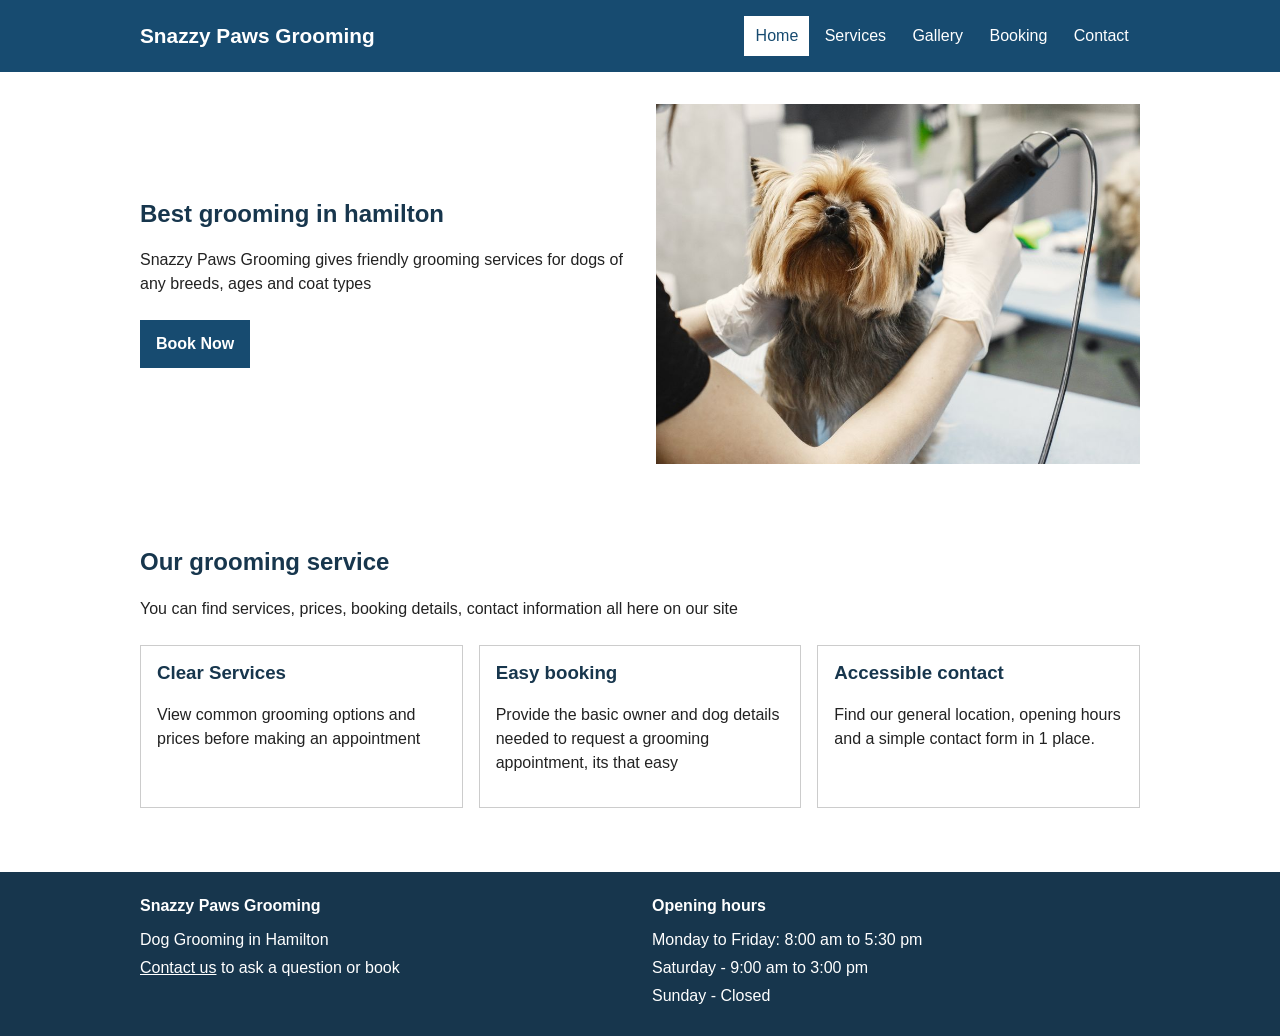
<file: index.html>
<!DOCTYPE html>
<html lang="en-NZ">
<head>
  <meta charset="UTF-8">
  <meta name="viewport" content="width=device-width, initial-scale=1.0">
  <meta name="description" content="Home - Snazzy Paws Grooming">
  <title>Home -Snazzy Paws Grooming</title>
  <link rel="stylesheet" href="css/styles.min.css">
</head>
<body>
  <header>
    <nav aria-label="Main navigation">
      <a class="brand" href="index.html">Snazzy Paws Grooming</a>
      <ul class="nav-links">
          <li><a href="index.html" aria-current="page">Home</a></li>
          <li><a href="services.html">Services</a></li>
          <li><a href="gallery.html">Gallery</a></li>
          <li><a href="booking.html">Booking</a></li>
          <li><a href="contact.html">Contact</a></li>
      </ul>
    </nav>
  </header>
  <main id="main-content">
    <section class="hero" aria-labelledby="home-title">
      <div>
        <h1 id="home-title">Best grooming in hamilton</h1>
        <p>Snazzy Paws Grooming gives friendly grooming services for dogs of any breeds, ages and coat types</p>
        <a class="button" href="booking.html">Book Now</a>
      </div>
      <div>
        <img class="hero-image" src="images/image1.jpg" alt="Small dog being professionally groomed on a grooming table" width="900" height="1350">
      </div>
    </section>
    <section aria-labelledby="why-title">
      <div class="page-heading">
        <h2 id="why-title">Our grooming service</h2>
        <p>You can find services, prices, booking details, contact information all here on our site</p>
      </div>
      <div class="info-grid">
        <article class="info-card">
          <h3>Clear Services</h3>
          <p>View common grooming options and prices before making an appointment</p>
        </article>
        <article class="info-card">
          <h3>Easy booking</h3>
          <p>Provide the basic owner and dog details needed to request a grooming appointment, its that easy</p>
        </article>
        <article class="info-card">
          <h3>Accessible contact</h3>
          <p>Find our general location, opening hours and a simple contact form in 1 place.</p>
        </article>
      </div>
    </section>

  </main>
  <footer>
    <div class="footer-inner">
      <div>
        <h2>Snazzy Paws Grooming</h2>
        <p>Dog Grooming in Hamilton</p>
        <p><a href="contact.html">Contact us</a> to ask a question or book</p>
      </div>
      <div>
        <h2>Opening hours</h2>
        <p>Monday to Friday: 8:00 am to 5:30 pm</p>
        <p>Saturday - 9:00 am to 3:00 pm</p>
        <p>Sunday - Closed</p>
      </div>
    </div>
  </footer>
</body>
</html>
</file>
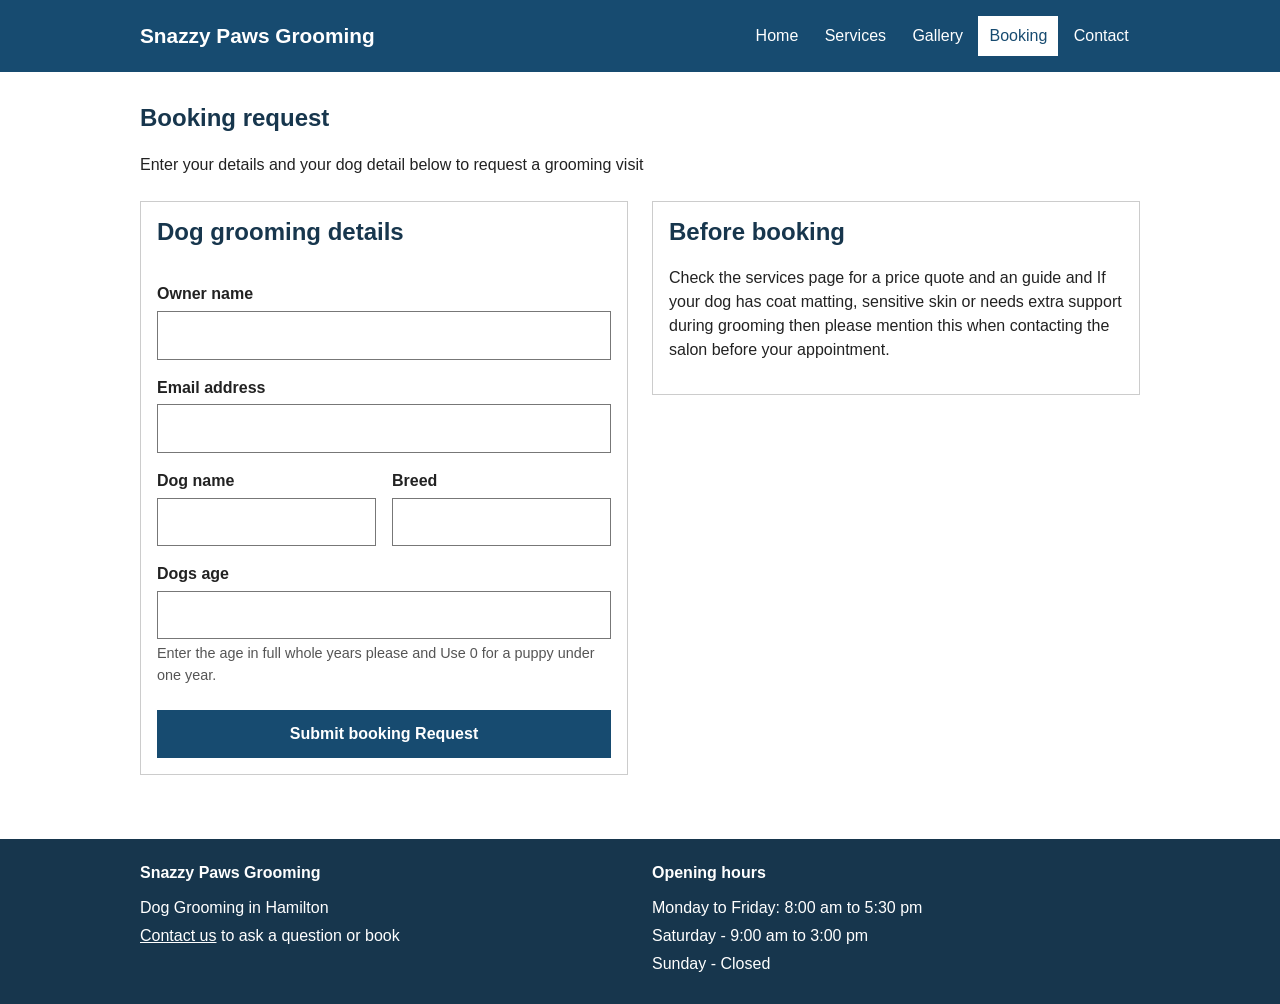
<file: booking.html>
<!DOCTYPE html>
<html lang="en-NZ">
<head>
  <meta charset="UTF-8">
  <meta name="viewport" content="width=device-width, initial-scale=1.0">
  <meta name="description" content="Booking- Snazzy Paws Grooming">
  <title>Booking - Snazzy Paws Grooming</title>
  <link rel="stylesheet" href="css/styles.min.css">
</head>
<body>
  <header>
    <nav aria-label="Main navigation">
      <a class="brand" href="index.html">Snazzy Paws Grooming</a>
      <ul class="nav-links">
          <li><a href="index.html">Home</a></li>
          <li><a href="services.html">Services</a></li>
          <li><a href="gallery.html">Gallery</a></li>
          <li><a href="booking.html" aria-current="page">Booking</a></li>
          <li><a href="contact.html">Contact</a></li>
      </ul>
    </nav>
  </header>
  <main id="main-content">
    <section>
      <div class="page-heading">
        <h1>Booking request</h1>
        <p>Enter your details and your dog detail below to request a grooming visit</p>
      </div>
      <div class="form-layout">
        <div class="form-card">
          <form action="#" method="post" aria-labelledby="booking-form-title">
            <h2 id="booking-form-title">Dog grooming details</h2>
            <div>
              <label for="owner-name">Owner name</label>
              <input id="owner-name" name="owner-name" type="text" autocomplete="name" required>
            </div>
            <div>
              <label for="owner-email">Email address</label>
              <input id="owner-email" name="owner-email" type="email" autocomplete="email" required>
            </div>
            <div class="form-row">
              <div>
                <label for="dog-name">Dog name</label>
                <input id="dog-name" name="dog-name" type="text" required>
              </div>
              <div>
                <label for="dog-breed">Breed</label>
                <input id="dog-breed" name="dog-breed" type="text" required>
              </div>
            </div>
            <div>
              <label for="dog-age">Dogs age</label>
              <input id="dog-age" name="dog-age" type="number" min="0" max="30" step="1" inputmode="numeric" aria-describedby="dog-age-help" required>
              <p class="help-text" id="dog-age-help">Enter the age in full whole years please and Use 0 for a puppy under one year.</p>
            </div>
            <button class="button" type="submit">Submit booking Request</button>
          </form>
        </div>
        <aside class="info-card" aria-labelledby="before-booking-title">
          <h2 id="before-booking-title">Before booking</h2>
          <p>Check the services page for a price quote and an guide and If your dog has coat matting, sensitive skin or needs extra support during grooming then please mention this when contacting the salon before your appointment.</p>
        </aside>
      </div>
    </section>

  </main>
  <footer>
    <div class="footer-inner">
      <div>
        <h2>Snazzy Paws Grooming</h2>
        <p>Dog Grooming in Hamilton</p>
        <p><a href="contact.html">Contact us</a> to ask a question or book</p>
      </div>
      <div>
        <h2>Opening hours</h2>
        <p>Monday to Friday: 8:00 am to 5:30 pm</p>
        <p>Saturday - 9:00 am to 3:00 pm</p>
        <p>Sunday - Closed</p>
      </div>
    </div>
  </footer>
</body>
</html>
</file>
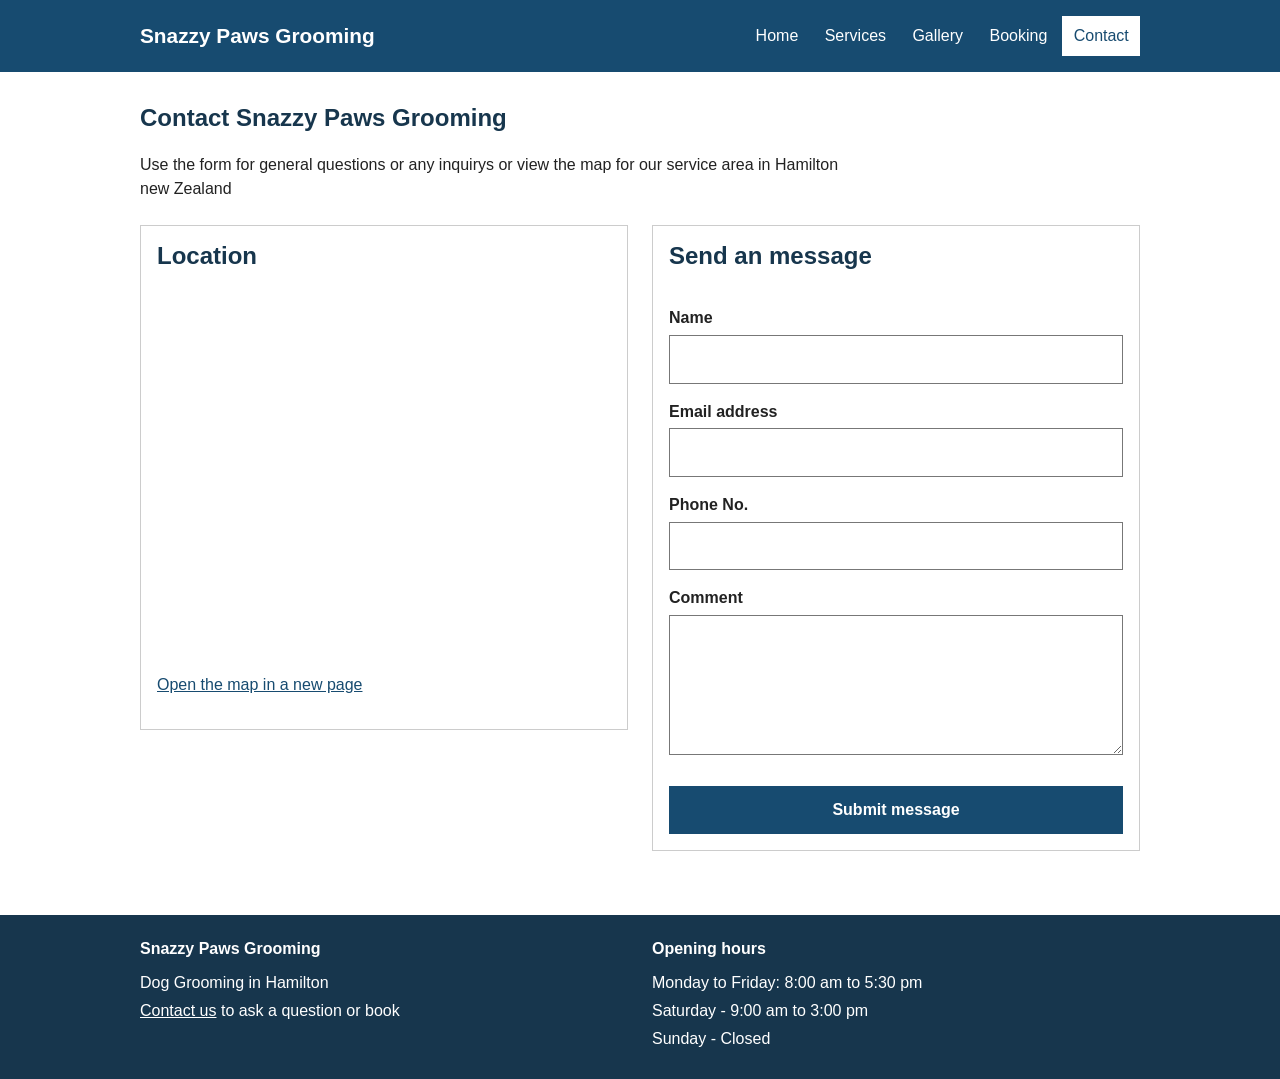
<file: contact.html>
<!DOCTYPE html>
<html lang="en-NZ">
<head>
  <meta charset="UTF-8">
  <meta name="viewport" content="width=device-width, initial-scale=1.0">
  <meta name="description" content="Contact - Snazzy Paws Grooming">
  <title>Contact - Snazzy Paws Grooming</title>
  <link rel="stylesheet" href="css/styles.min.css">
</head>
<body>
  <header>
    <nav aria-label="Main navigation">
      <a class="brand" href="index.html">Snazzy Paws Grooming</a>
      <ul class="nav-links">
          <li><a href="index.html">Home</a></li>
          <li><a href="services.html">Services</a></li>
          <li><a href="gallery.html">Gallery</a></li>
          <li><a href="booking.html">Booking</a></li>
          <li><a href="contact.html" aria-current="page">Contact</a></li>
      </ul>
    </nav>
  </header>
  <main id="main-content">
    <section>
      <div class="page-heading">
        <h1>Contact Snazzy Paws Grooming</h1>
        <p>Use the form for general questions or any inquirys or view the map for our service area in Hamilton new Zealand</p>
      </div>
      <div class="contact-layout">
        <div class="map-card">
          <h2>Location</h2>
          <iframe class="map-frame" title="Map showing Hamilton, New Zealand" src="https://www.openstreetmap.org/export/embed.html?bbox=175.2400%2C-37.8200%2C175.3100%2C-37.7600&amp;layer=mapnik&amp;marker=-37.7870%2C175.2793" loading="lazy"></iframe>
          <p><a href="https://www.openstreetmap.org/?mlat=-37.7870&amp;mlon=175.2793#map=13/-37.7870/175.2793">Open the map in a new page</a></p>
        </div>
        <div class="form-card">
          <form action="#" method="post" aria-labelledby="contact-form-title">
            <h2 id="contact-form-title">Send an message</h2>
            <div>
              <label for="contact-name">Name</label>
              <input id="contact-name" name="contact-name" type="text" autocomplete="name" required>
            </div>
            <div>
              <label for="contact-email">Email address</label>
              <input id="contact-email" name="contact-email" type="email" autocomplete="email" required>
            </div>
            <div>
              <label for="contact-phone">Phone No.</label>
              <input id="contact-phone" name="contact-phone" type="tel" autocomplete="tel" inputmode="tel" required>
            </div>
            <div>
              <label for="comment">Comment</label>
              <textarea id="comment" name="comment" required></textarea>
            </div>
            <button class="button" type="submit">Submit message</button>
          </form>
        </div>
      </div>
    </section>

  </main>
  <footer>
    <div class="footer-inner">
      <div>
        <h2>Snazzy Paws Grooming</h2>
        <p>Dog Grooming in Hamilton</p>
        <p><a href="contact.html">Contact us</a> to ask a question or book</p>
      </div>
      <div>
        <h2>Opening hours</h2>
        <p>Monday to Friday: 8:00 am to 5:30 pm</p>
        <p>Saturday - 9:00 am to 3:00 pm</p>
        <p>Sunday - Closed</p>
      </div>
    </div>
  </footer>
</body>
</html>
</file>
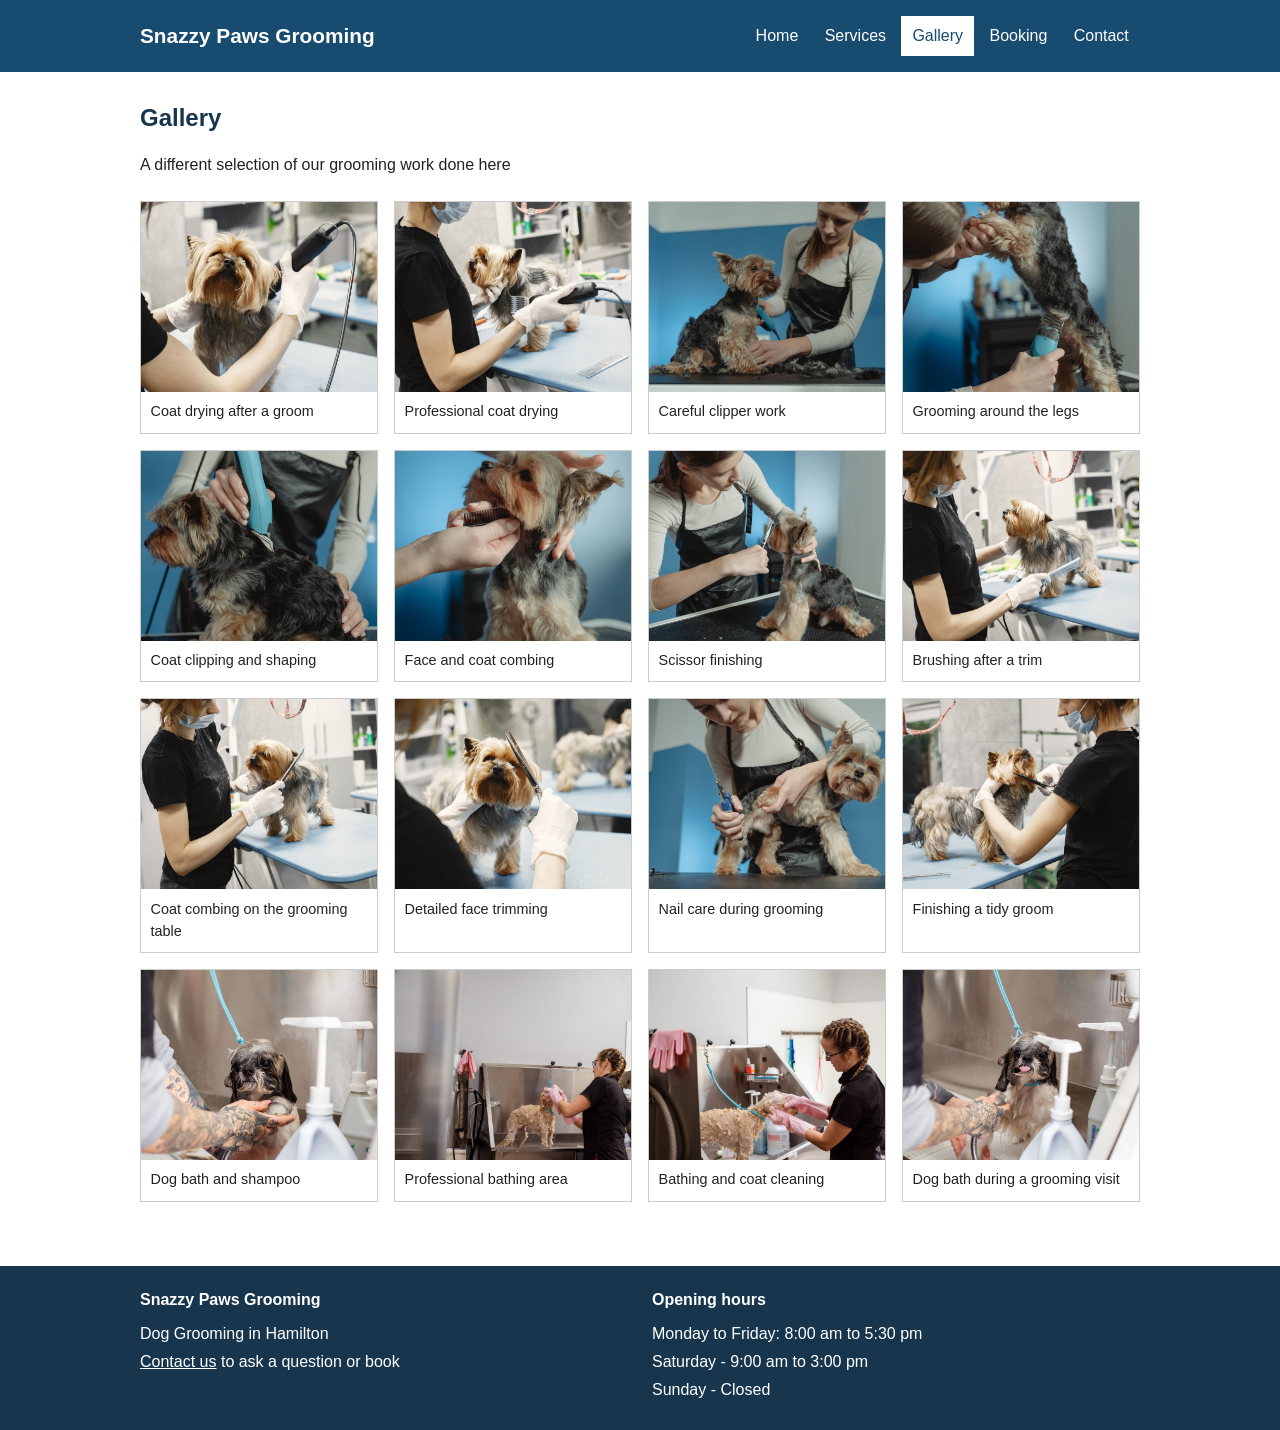
<file: gallery.html>
<!DOCTYPE html>
<html lang="en-NZ">
<head>
  <meta charset="UTF-8">
  <meta name="viewport" content="width=device-width, initial-scale=1.0">
  <meta name="description" content="Gallery - Snazzy Paws Grooming">
  <title>Gallery - Snazzy Paws Grooming</title>
  <link rel="stylesheet" href="css/styles.min.css">
</head>
<body>
  <header>
    <nav aria-label="Main navigation">
      <a class="brand" href="index.html">Snazzy Paws Grooming</a>
      <ul class="nav-links">
          <li><a href="index.html">Home</a></li>
          <li><a href="services.html">Services</a></li>
          <li><a href="gallery.html" aria-current="page">Gallery</a></li>
          <li><a href="booking.html">Booking</a></li>
          <li><a href="contact.html">Contact</a></li>
      </ul>
    </nav>
  </header>
  <main id="main-content">
    <section>
      <div class="page-heading">
        <h1>Gallery</h1>
        <p>A different selection of our grooming work done here</p>
      </div>
      <div class="gallery-grid">
        <figure>
          <img src="images/image1.jpg" alt="Dog being dried with a grooming dryer" loading="lazy" width="900" height="1350">
          <figcaption>Coat drying after a groom</figcaption>
        </figure>
        <figure>
          <img src="images/image2.jpg" alt="Groomer drying a small dog" loading="lazy" width="900" height="600">
          <figcaption>Professional coat drying</figcaption>
        </figure>
        <figure>
          <img src="images/image3.jpg" alt="Small dog receiving a careful clipper trim" loading="lazy" width="900" height="1350">
          <figcaption>Careful clipper work</figcaption>
        </figure>
        <figure>
          <img src="images/image4.jpg" alt="Groomer trimming a dog around its legs" loading="lazy" width="900" height="1350">
          <figcaption>Grooming around the legs</figcaption>
        </figure>
        <figure>
          <img src="images/image5.jpg" alt="Groomer clipping the coat of a small dog" loading="lazy" width="900" height="1200">
          <figcaption>Coat clipping and shaping</figcaption>
        </figure>
        <figure>
          <img src="images/image6.jpg" alt="Groomer combing the face of a small dog" loading="lazy" width="900" height="1350">
          <figcaption>Face and coat combing</figcaption>
        </figure>
        <figure>
          <img src="images/image7.jpg" alt="Groomer using scissors to finish a dog haircut" loading="lazy" width="900" height="1350">
          <figcaption>Scissor finishing</figcaption>
        </figure>
        <figure>
          <img src="images/image8.jpg" alt="Groomer brushing a small dog on a table" loading="lazy" width="900" height="600">
          <figcaption>Brushing after a trim</figcaption>
        </figure>
        <figure>
          <img src="images/image9.jpg" alt="Groomer combing a small dog coat" loading="lazy" width="900" height="600">
          <figcaption>Coat combing on the grooming table</figcaption>
        </figure>
        <figure>
          <img src="images/image10.jpg" alt="Groomer trimming a small dog face" loading="lazy" width="900" height="600">
          <figcaption>Detailed face trimming</figcaption>
        </figure>
        <figure>
          <img src="images/image11.jpg" alt="Groomer checking and trimming a dog paw" loading="lazy" width="900" height="1350">
          <figcaption>Nail care during grooming</figcaption>
        </figure>
        <figure>
          <img src="images/image12.jpg" alt="Groomer finishing a small dog haircut" loading="lazy" width="900" height="600">
          <figcaption>Finishing a tidy groom</figcaption>
        </figure>
        <figure>
          <img src="images/image13.jpg" alt="Small dog receiving a bath" loading="lazy" width="900" height="601">
          <figcaption>Dog bath and shampoo</figcaption>
        </figure>
        <figure>
          <img src="images/image14.jpg" alt="Dog being washed in a professional grooming bath" loading="lazy" width="900" height="601">
          <figcaption>Professional bathing area</figcaption>
        </figure>
        <figure>
          <img src="images/image15.jpg" alt="Groomer washing a dog in a salon bath" loading="lazy" width="900" height="601">
          <figcaption>Bathing and coat cleaning</figcaption>
        </figure>
        <figure>
          <img src="images/image16.jpg" alt="Small dog being washed during grooming" loading="lazy" width="900" height="601">
          <figcaption>Dog bath during a grooming visit</figcaption>
        </figure>
      </div>
    </section>

  </main>
  <footer>
    <div class="footer-inner">
      <div>
        <h2>Snazzy Paws Grooming</h2>
        <p>Dog Grooming in Hamilton</p>
        <p><a href="contact.html">Contact us</a> to ask a question or book</p>
      </div>
      <div>
        <h2>Opening hours</h2>
        <p>Monday to Friday: 8:00 am to 5:30 pm</p>
        <p>Saturday - 9:00 am to 3:00 pm</p>
        <p>Sunday - Closed</p>
      </div>
    </div>
  </footer>
</body>
</html>
</file>
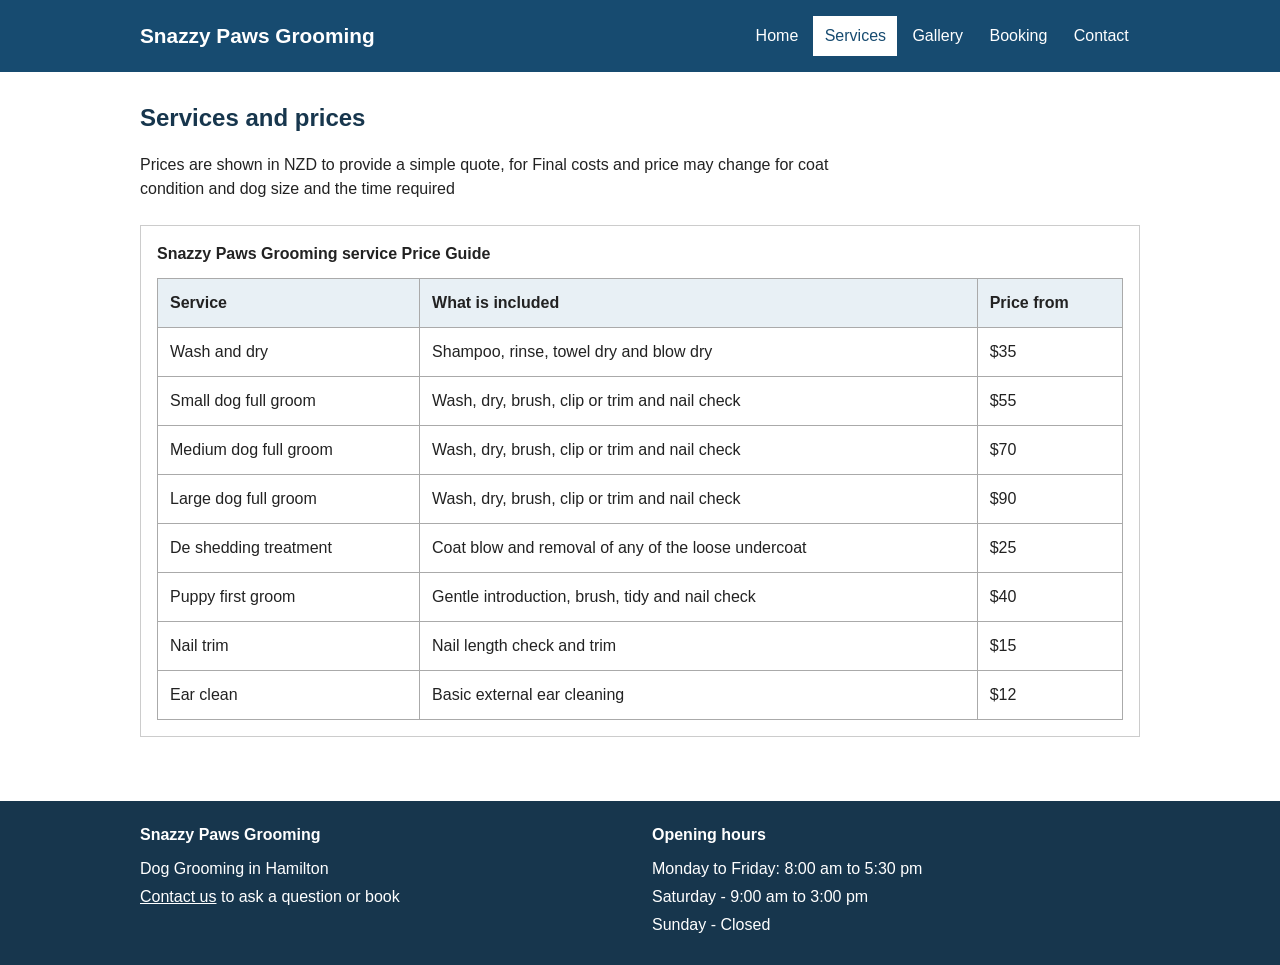
<file: services.html>
<!DOCTYPE html>
<html lang="en-NZ">
<head>
  <meta charset="UTF-8">
  <meta name="viewport" content="width=device-width, initial-scale=1.0">
  <meta name="description" content="Services - Snazzy Paws Grooming">
  <title>Services - Snazzy Paws Grooming</title>
  <link rel="stylesheet" href="css/styles.min.css">
</head>
<body>
  <header>
    <nav aria-label="Main navigation">
      <a class="brand" href="index.html">Snazzy Paws Grooming</a>
      <ul class="nav-links">
          <li><a href="index.html">Home</a></li>
          <li><a href="services.html" aria-current="page">Services</a></li>
          <li><a href="gallery.html">Gallery</a></li>
          <li><a href="booking.html">Booking</a></li>
          <li><a href="contact.html">Contact</a></li>
      </ul>
    </nav>
  </header>
  <main id="main-content">
    <section>
      <div class="page-heading">
        <h1>Services and prices</h1>
        <p>Prices are shown in NZD to provide a simple quote, for Final costs and price may change for coat condition and dog size and the time required</p>
      </div>
      <div class="table-card table-wrap">
        <table>
          <caption>Snazzy Paws Grooming service Price Guide</caption>
          <thead>
            <tr>
              <th scope="col">Service</th>
              <th scope="col">What is included</th>
              <th scope="col">Price from</th>
            </tr>
          </thead>
          <tbody>
            <tr><td>Wash and dry</td><td>Shampoo, rinse, towel dry and blow dry</td><td>$35</td></tr>
            <tr><td>Small dog full groom</td><td>Wash, dry, brush, clip or trim and nail check</td><td>$55</td></tr>
            <tr><td>Medium dog full groom</td><td>Wash, dry, brush, clip or trim and nail check</td><td>$70</td></tr>
            <tr><td>Large dog full groom</td><td>Wash, dry, brush, clip or trim and nail check</td><td>$90</td></tr>
            <tr><td>De shedding treatment</td><td>Coat blow and removal of any of the loose undercoat</td><td>$25</td></tr>
            <tr><td>Puppy first groom</td><td>Gentle introduction, brush, tidy and nail check</td><td>$40</td></tr>
            <tr><td>Nail trim</td><td>Nail length check and trim</td><td>$15</td></tr>
            <tr><td>Ear clean</td><td>Basic external ear cleaning</td><td>$12</td></tr>
          </tbody>
        </table>
      </div>
    </section>

  </main>
  <footer>
    <div class="footer-inner">
      <div>
        <h2>Snazzy Paws Grooming</h2>
        <p>Dog Grooming in Hamilton</p>
        <p><a href="contact.html">Contact us</a> to ask a question or book</p>
      </div>
      <div>
        <h2>Opening hours</h2>
        <p>Monday to Friday: 8:00 am to 5:30 pm</p>
        <p>Saturday - 9:00 am to 3:00 pm</p>
        <p>Sunday - Closed</p>
      </div>
    </div>
  </footer>
</body>
</html>
</file>
<file: css/styles.min.css>
nav,section{width:min(100% - 2rem,1000px);margin:0 auto}.brand,.button,.nav-links a{text-decoration:none}caption,td,th{text-align:left}.brand,caption,label{font-weight:700}.form-card h2,.hero h1,.info-card h2,.info-card h3,.map-card h2,.page-heading h1,footer h2{margin-top:0}*{box-sizing:border-box}html{font-size:16px}body{margin:0;font-family:Arial,Helvetica,sans-serif;color:#222;background:#fff;line-height:1.5}img{display:block;max-width:100%}a{color:#174b70}a:focus-visible,button:focus-visible,input:focus-visible,textarea:focus-visible{outline:#ffbf47 solid 3px;outline-offset:2px}.skip-link{position:absolute;left:-9999px;top:0;background:#fff;color:#111;padding:.75rem;z-index:10}.button,header{background:#174b70}.brand,.button,footer,footer a,footer h2{color:#fff}.skip-link:focus{left:1rem;top:1rem}nav{padding:1rem 0;display:flex;justify-content:space-between;align-items:center;gap:1rem}.brand{font-size:1.3rem}.nav-links{display:flex;flex-wrap:wrap;gap:.25rem;margin:0;padding:0;list-style:none}.nav-links a{display:block;padding:.5rem .7rem;color:#fff}.nav-links a:hover,.nav-links a[aria-current=page]{background:#fff;color:#174b70}main{min-height:60vh}section{padding:2rem 0}h1,h2,h3{color:#17364d;line-height:1.2}.page-heading{max-width:700px;margin-bottom:1.5rem}.hero{display:grid;grid-template-columns:1fr 1fr;align-items:center;gap:2rem}.hero-image{width:100%;height:360px;object-fit:cover}.button{display:inline-block;margin-top:.5rem;padding:.75rem 1rem;border:0;font:inherit;font-weight:700;cursor:pointer}.button:hover{background:#0f344f}.info-grid{display:grid;grid-template-columns:repeat(3,1fr);gap:1rem}.form-card,.info-card,.map-card,.table-card{border:1px solid #ccc;padding:1rem}.table-wrap{overflow-x:auto}table{width:100%;border-collapse:collapse}caption{padding-bottom:.75rem}td,th{border:1px solid #aaa;padding:.75rem}th{background:#e8f0f5}.gallery-grid{display:grid;grid-template-columns:repeat(4,minmax(0,1fr));gap:1rem}.contact-layout,.footer-inner,.form-layout,.form-row{grid-template-columns:1fr 1fr}.gallery-grid figure{min-width:0;margin:0;border:1px solid #ccc;background:#fff}.gallery-grid img{width:100%;height:190px;object-fit:cover}.gallery-grid figcaption{padding:.6rem;font-size:.9rem}.contact-layout,.form-layout{display:grid;gap:1.5rem;align-items:start}.form-row,form{gap:1rem;display:grid}input,textarea{width:100%;margin-top:.3rem;padding:.7rem;border:1px solid #777;font:inherit}textarea{min-height:140px;resize:vertical}.help-text{margin:.25rem 0 0;color:#555;font-size:.9rem}.map-frame{width:100%;min-height:360px;border:0}footer{margin-top:2rem;background:#17364d}.footer-inner{width:min(100% - 2rem,1000px);margin:0 auto;padding:1.5rem 0;display:grid;gap:1.5rem}footer h2{font-size:1rem}footer p{margin:.25rem 0}@media (max-width:800px){nav{align-items:flex-start;flex-direction:column}.contact-layout,.form-layout,.hero{grid-template-columns:1fr}.gallery-grid,.info-grid{grid-template-columns:repeat(2,minmax(0,1fr))}}@media (max-width:500px){.nav-links{width:100%}.nav-links li{flex:1 1 40%}.nav-links a{text-align:center}.footer-inner,.form-row,.info-grid{grid-template-columns:1fr}.gallery-grid{grid-template-columns:repeat(2,minmax(0,1fr));gap:.6rem}.gallery-grid img{height:150px}}
</file>
